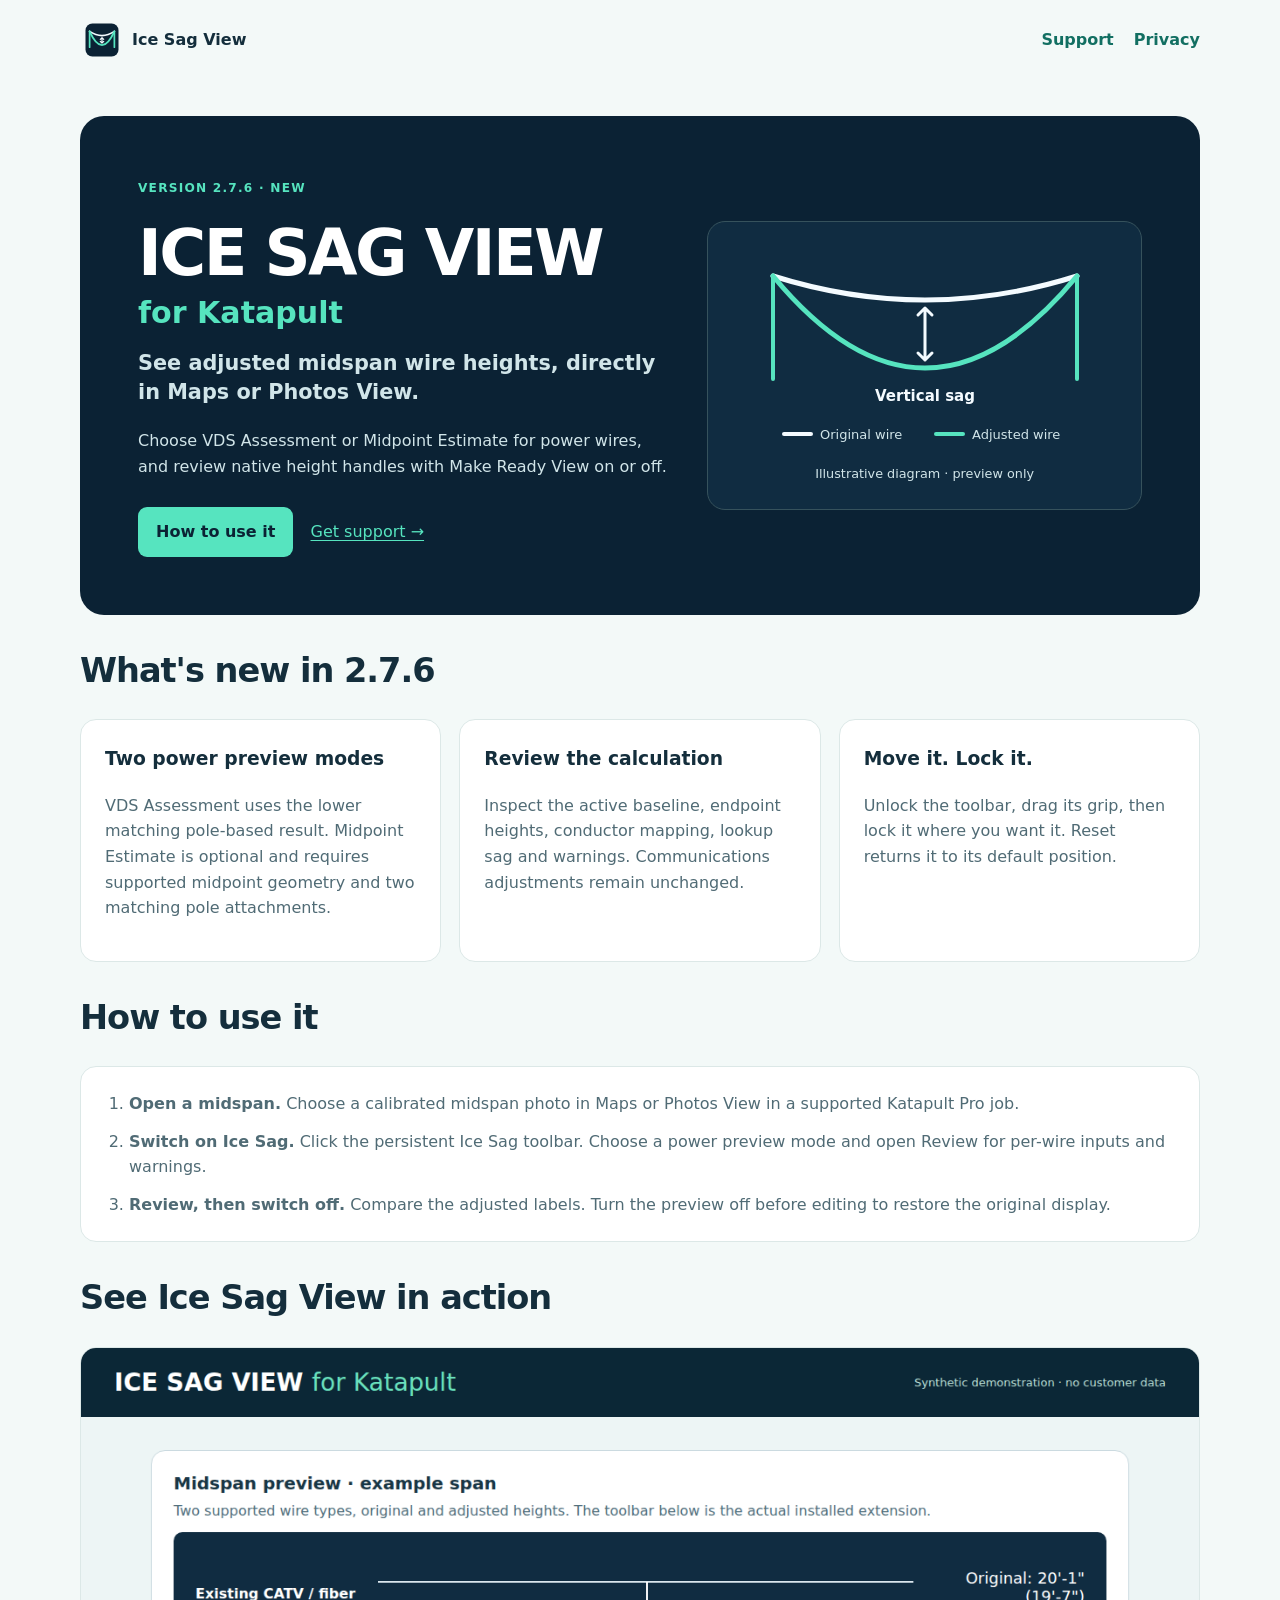
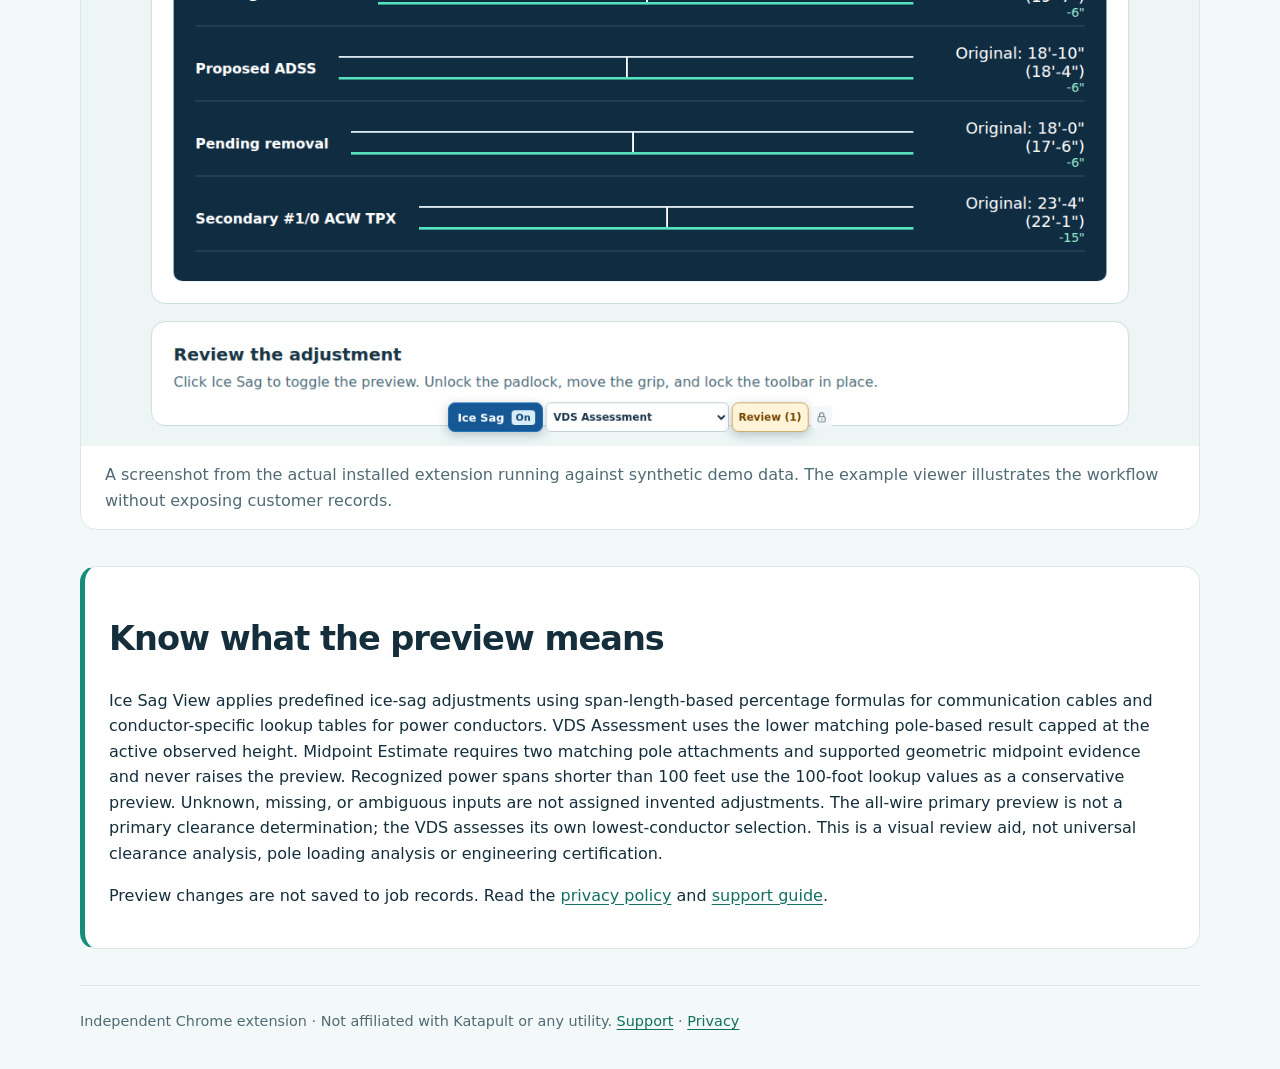
<file: index.html>
<!doctype html>
<html lang="en"><head><meta charset="utf-8"><meta name="viewport" content="width=device-width,initial-scale=1"><meta name="description" content="A reversible, worksheet-based ice-sag preview for Katapult Pro Maps and Photos."><title>Ice Sag View</title><link rel="icon" href="assets/icon-v2-128.png"><link rel="stylesheet" href="assets/site-v270.css"></head>
<body><header class="nav"><a class="brand" href="./"><img src="assets/ice-sag-mark-v2.svg" width="44" height="44" alt="">Ice Sag View</a><nav><a href="support.html">Support</a><a href="privacy.html">Privacy</a></nav></header>
<main><section class="hero"><div><span class="pill">VERSION 2.7.6 · NEW</span><h1>ICE SAG VIEW <small>for Katapult</small></h1><p class="lead">See adjusted midspan wire heights, directly in Maps or Photos View.</p><p>Choose VDS Assessment or Midpoint Estimate for power wires, and review native height handles with Make Ready View on or off.</p><a class="button" href="#how">How to use it</a> <a class="subtle" href="support.html">Get support →</a></div><div class="visual"><div class="diagram"><svg viewBox="0 0 360 218" width="360" height="218" role="img" aria-labelledby="sag-diagram-title sag-diagram-desc"><title id="sag-diagram-title">Vertical ice sag</title><desc id="sag-diagram-desc">The white curve is the original wire. The mint curve is the lower adjusted wire. The white double arrow measures the vertical difference at midspan.</desc><g fill="none" stroke-linecap="round" stroke-linejoin="round"><path d="M28 34V137 M332 34V137" stroke="#56e4bf" stroke-width="4"/><path d="M28 34 Q180 82 332 34" stroke="#f4fbff" stroke-width="5"/><path d="M28 34 Q180 218 332 34" stroke="#56e4bf" stroke-width="5"/><path d="M180 66V118 M173 73L180 66L187 73 M173 111L180 118L187 111" stroke="#f4fbff" stroke-width="3"/></g><text x="180" y="159" text-anchor="middle" fill="#f4fbff" font-size="15" font-weight="600">Vertical sag</text><g font-size="13" fill="#d1e5e9"><path d="M39 192H66" stroke="#f4fbff" stroke-width="4" stroke-linecap="round"/><text x="75" y="197">Original wire</text><path d="M191 192H218" stroke="#56e4bf" stroke-width="4" stroke-linecap="round"/><text x="227" y="197">Adjusted wire</text></g></svg></div><p>Illustrative diagram · preview only</p></div></section>
<section><h2>What's new in 2.7.6</h2><div class="cards"><article><h3>Two power preview modes</h3><p>VDS Assessment uses the lower matching pole-based result. Midpoint Estimate is optional and requires supported midpoint geometry and two matching pole attachments.</p></article><article><h3>Review the calculation</h3><p>Inspect the active baseline, endpoint heights, conductor mapping, lookup sag and warnings. Communications adjustments remain unchanged.</p></article><article><h3>Move it. Lock it.</h3><p>Unlock the toolbar, drag its grip, then lock it where you want it. Reset returns it to its default position.</p></article></div></section>
<section id="how"><h2>How to use it</h2><ol class="steps"><li><strong>Open a midspan.</strong> Choose a calibrated midspan photo in Maps or Photos View in a supported Katapult Pro job.</li><li><strong>Switch on Ice Sag.</strong> Click the persistent Ice Sag toolbar. Choose a power preview mode and open Review for per-wire inputs and warnings.</li><li><strong>Review, then switch off.</strong> Compare the adjusted labels. Turn the preview off before editing to restore the original display.</li></ol></section>
<section aria-labelledby="demo-title"><h2 id="demo-title">See Ice Sag View in action</h2><figure style="margin:0;background:white;border:1px solid #dce8e7;border-radius:16px;overflow:hidden"><img src="assets/installed-extension-demo-v276-1280x800.png" width="1280" height="800" loading="lazy" style="display:block;width:100%;height:auto" alt="Actual installed Ice Sag View toolbar and whole-inch preview of existing and proposed communications and a power conductor on a synthetic demonstration viewer"><figcaption style="padding:16px 24px;color:#506b75">A screenshot from the actual installed extension running against synthetic demo data. The example viewer illustrates the workflow without exposing customer records.</figcaption></figure></section>
<section class="note"><h2>Know what the preview means</h2><p>Ice Sag View applies predefined ice-sag adjustments using span-length-based percentage formulas for communication cables and conductor-specific lookup tables for power conductors. VDS Assessment uses the lower matching pole-based result capped at the active observed height. Midpoint Estimate requires two matching pole attachments and supported geometric midpoint evidence and never raises the preview. Recognized power spans shorter than 100 feet use the 100-foot lookup values as a conservative preview. Unknown, missing, or ambiguous inputs are not assigned invented adjustments. The all-wire primary preview is not a primary clearance determination; the VDS assesses its own lowest-conductor selection. This is a visual review aid, not universal clearance analysis, pole loading analysis or engineering certification.</p><p>Preview changes are not saved to job records. Read the <a href="privacy.html">privacy policy</a> and <a href="support.html">support guide</a>.</p></section></main>
<footer>Independent Chrome extension · Not affiliated with Katapult or any utility. <a href="support.html">Support</a> · <a href="privacy.html">Privacy</a></footer></body></html>
</file>
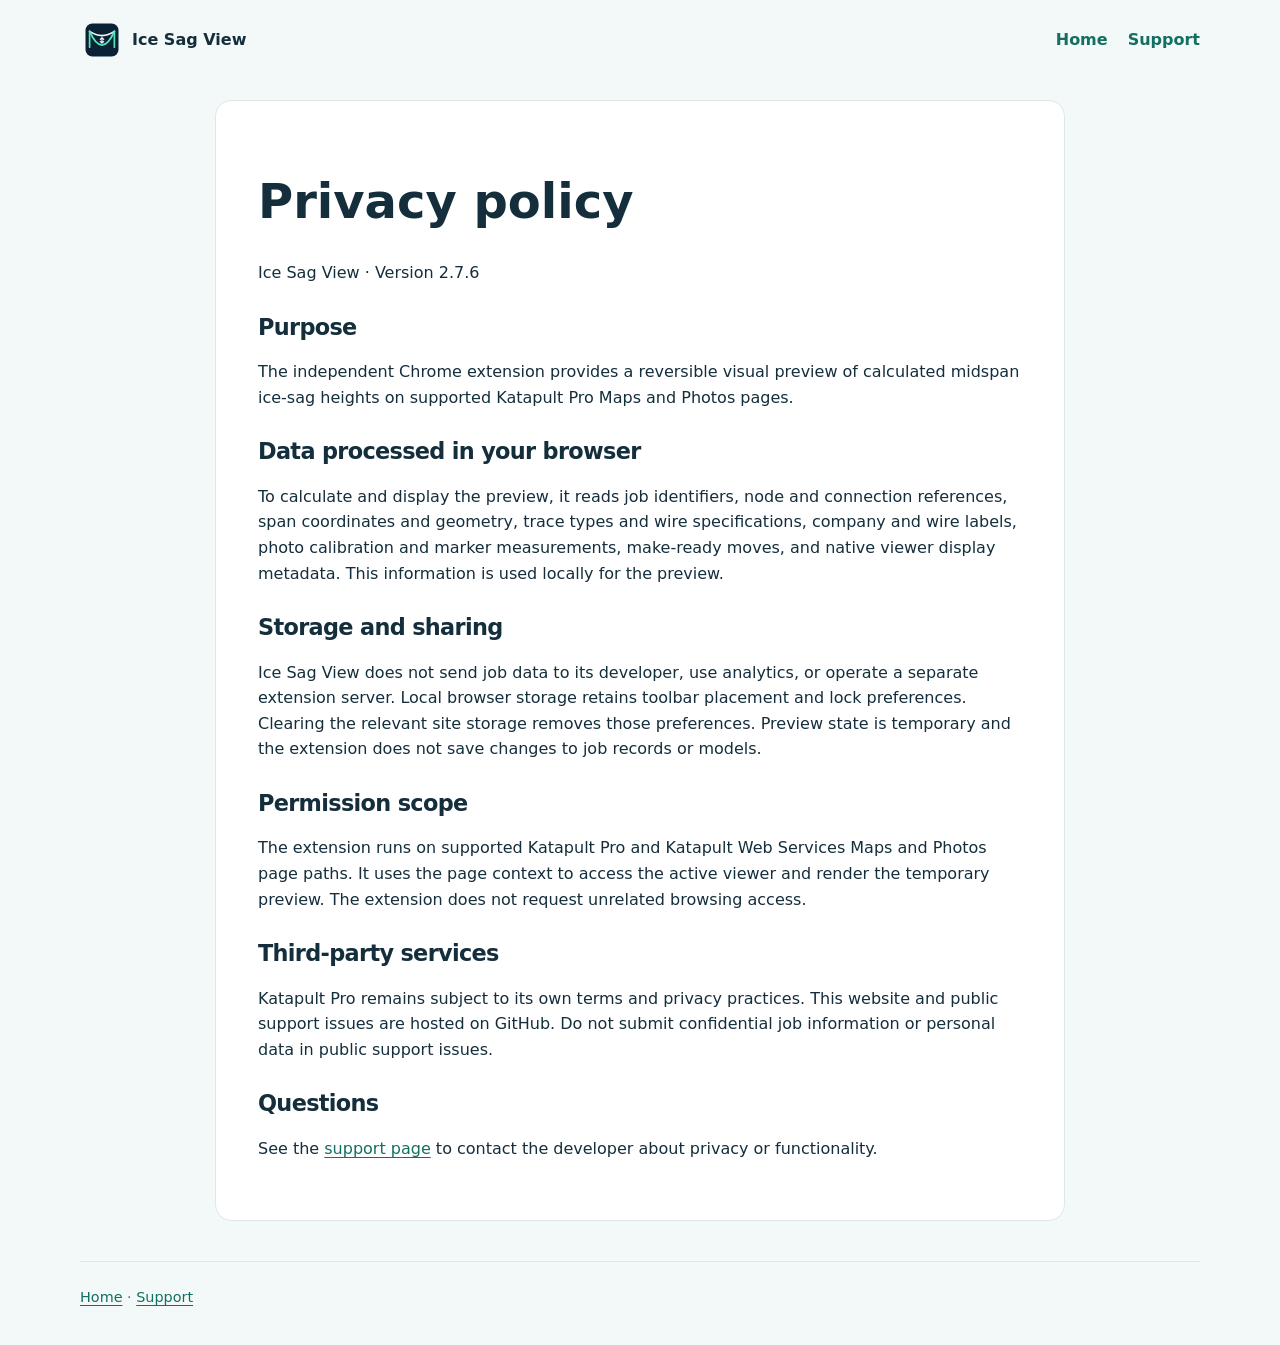
<file: privacy.html>
<!doctype html><html lang="en"><head><meta charset="utf-8"><meta name="viewport" content="width=device-width,initial-scale=1"><title>Privacy policy · Ice Sag View</title><link rel="icon" href="assets/icon-v2-128.png"><link rel="stylesheet" href="assets/site-v270.css"></head><body><header class="nav"><a class="brand" href="./"><img src="assets/ice-sag-mark-v2.svg" width="44" height="44" alt="">Ice Sag View</a><nav><a href="./">Home</a><a href="support.html">Support</a></nav></header><main class="document"><h1>Privacy policy</h1><p>Ice Sag View · Version 2.7.6</p><h2>Purpose</h2><p>The independent Chrome extension provides a reversible visual preview of calculated midspan ice-sag heights on supported Katapult Pro Maps and Photos pages.</p><h2>Data processed in your browser</h2><p>To calculate and display the preview, it reads job identifiers, node and connection references, span coordinates and geometry, trace types and wire specifications, company and wire labels, photo calibration and marker measurements, make-ready moves, and native viewer display metadata. This information is used locally for the preview.</p><h2>Storage and sharing</h2><p>Ice Sag View does not send job data to its developer, use analytics, or operate a separate extension server. Local browser storage retains toolbar placement and lock preferences. Clearing the relevant site storage removes those preferences. Preview state is temporary and the extension does not save changes to job records or models.</p><h2>Permission scope</h2><p>The extension runs on supported Katapult Pro and Katapult Web Services Maps and Photos page paths. It uses the page context to access the active viewer and render the temporary preview. The extension does not request unrelated browsing access.</p><h2>Third-party services</h2><p>Katapult Pro remains subject to its own terms and privacy practices. This website and public support issues are hosted on GitHub. Do not submit confidential job information or personal data in public support issues.</p><h2>Questions</h2><p>See the <a href="support.html">support page</a> to contact the developer about privacy or functionality.</p></main><footer><a href="./">Home</a> · <a href="support.html">Support</a></footer></body></html>
</file>
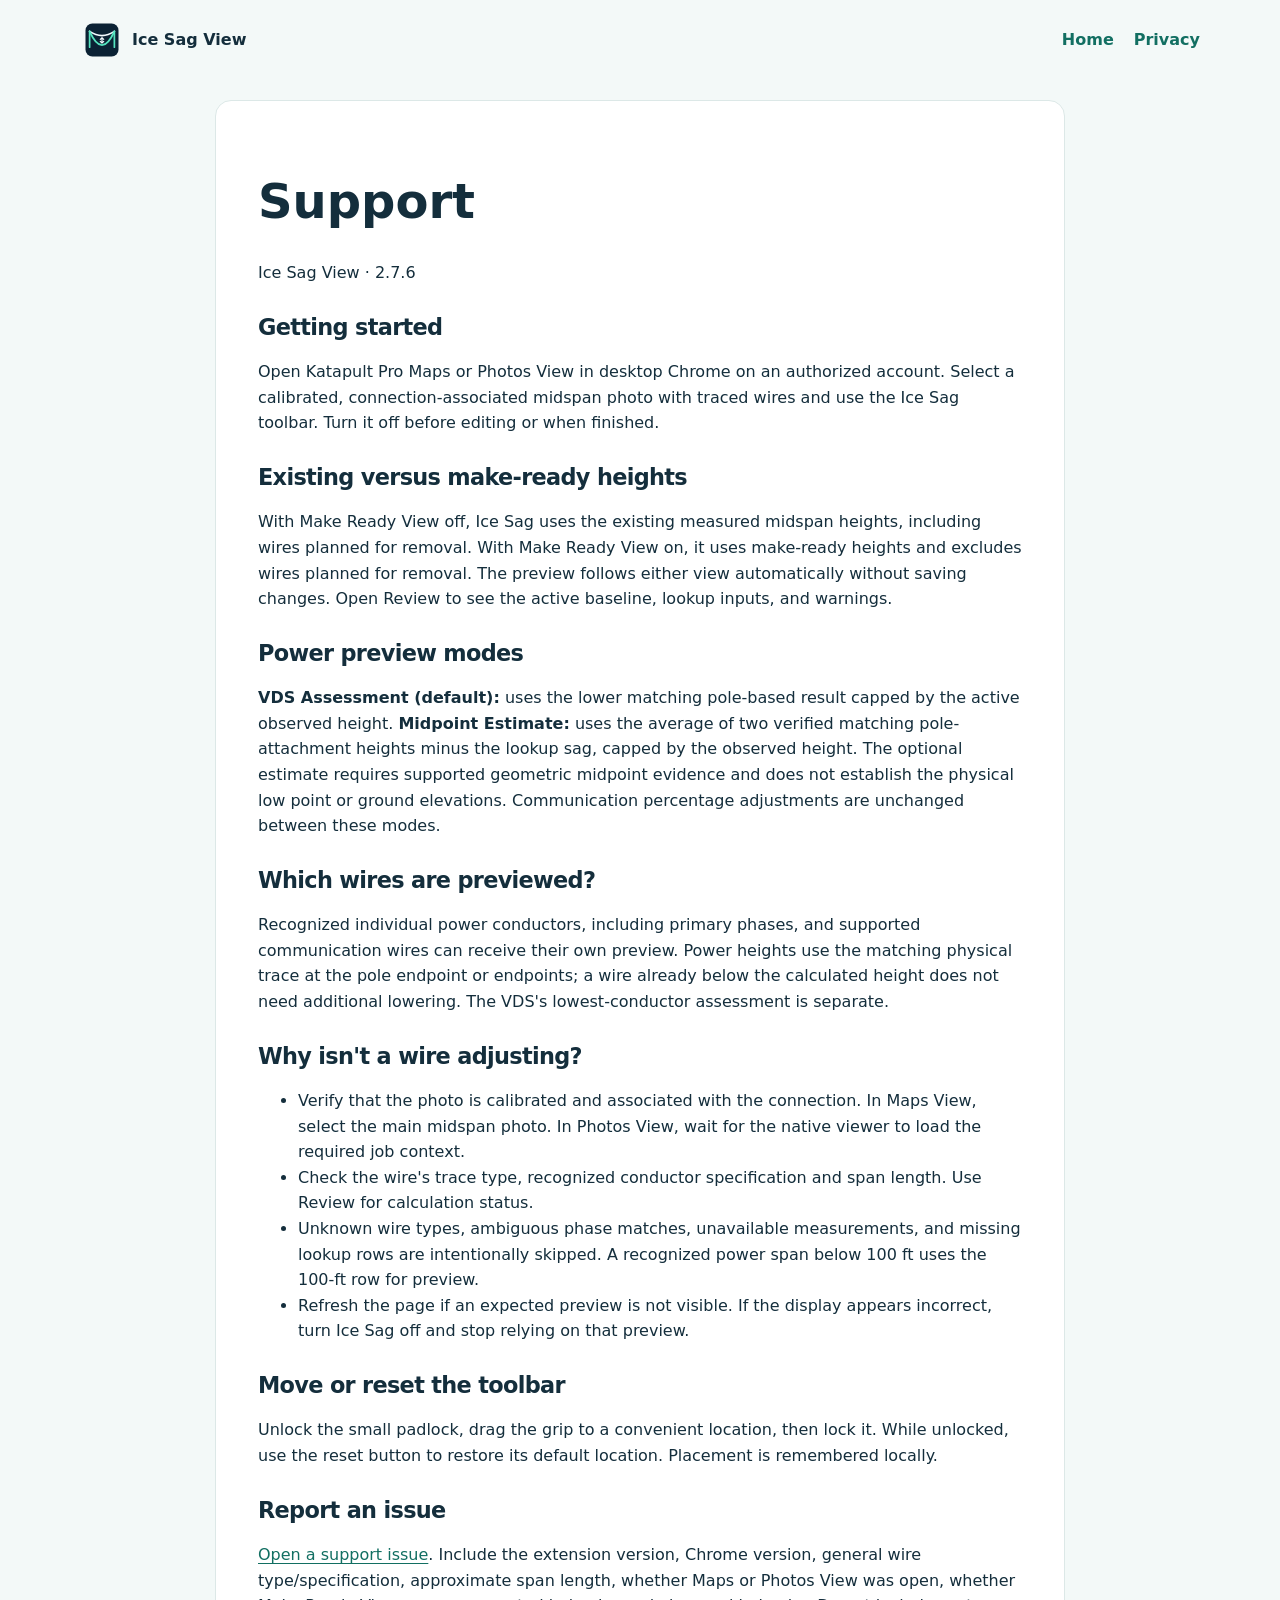
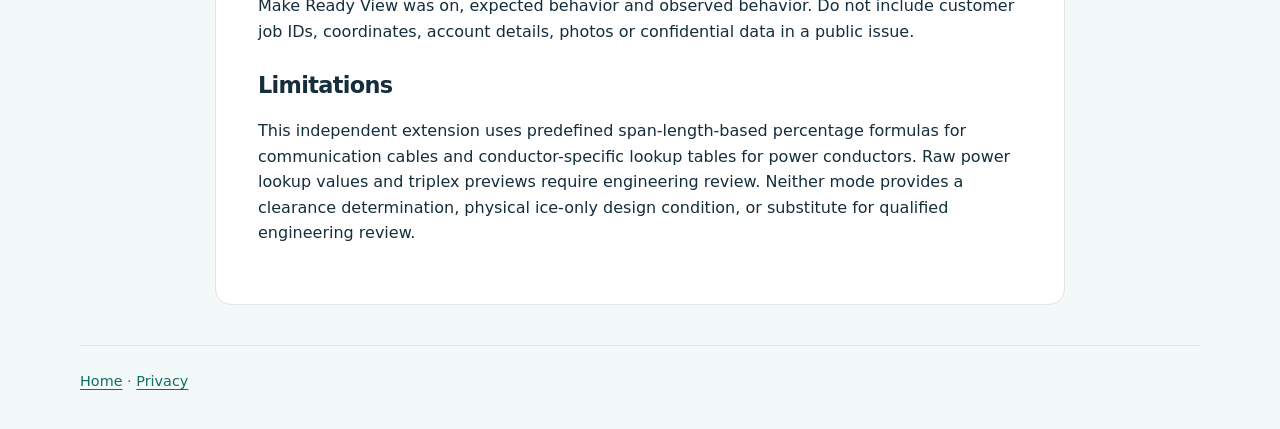
<file: support.html>
<!doctype html><html lang="en"><head><meta charset="utf-8"><meta name="viewport" content="width=device-width,initial-scale=1"><title>Support · Ice Sag View</title><link rel="icon" href="assets/icon-v2-128.png"><link rel="stylesheet" href="assets/site-v270.css"></head><body><header class="nav"><a class="brand" href="./"><img src="assets/ice-sag-mark-v2.svg" width="44" height="44" alt="">Ice Sag View</a><nav><a href="./">Home</a><a href="privacy.html">Privacy</a></nav></header><main class="document"><h1>Support</h1><p>Ice Sag View · 2.7.6</p><h2>Getting started</h2><p>Open Katapult Pro Maps or Photos View in desktop Chrome on an authorized account. Select a calibrated, connection-associated midspan photo with traced wires and use the Ice Sag toolbar. Turn it off before editing or when finished.</p><h2>Existing versus make-ready heights</h2><p>With Make Ready View off, Ice Sag uses the existing measured midspan heights, including wires planned for removal. With Make Ready View on, it uses make-ready heights and excludes wires planned for removal. The preview follows either view automatically without saving changes. Open Review to see the active baseline, lookup inputs, and warnings.</p><h2>Power preview modes</h2><p><strong>VDS Assessment (default):</strong> uses the lower matching pole-based result capped by the active observed height. <strong>Midpoint Estimate:</strong> uses the average of two verified matching pole-attachment heights minus the lookup sag, capped by the observed height. The optional estimate requires supported geometric midpoint evidence and does not establish the physical low point or ground elevations. Communication percentage adjustments are unchanged between these modes.</p><h2>Which wires are previewed?</h2><p>Recognized individual power conductors, including primary phases, and supported communication wires can receive their own preview. Power heights use the matching physical trace at the pole endpoint or endpoints; a wire already below the calculated height does not need additional lowering. The VDS's lowest-conductor assessment is separate.</p><h2>Why isn't a wire adjusting?</h2><ul><li>Verify that the photo is calibrated and associated with the connection. In Maps View, select the main midspan photo. In Photos View, wait for the native viewer to load the required job context.</li><li>Check the wire's trace type, recognized conductor specification and span length. Use Review for calculation status.</li><li>Unknown wire types, ambiguous phase matches, unavailable measurements, and missing lookup rows are intentionally skipped. A recognized power span below 100 ft uses the 100-ft row for preview.</li><li>Refresh the page if an expected preview is not visible. If the display appears incorrect, turn Ice Sag off and stop relying on that preview.</li></ul><h2>Move or reset the toolbar</h2><p>Unlock the small padlock, drag the grip to a convenient location, then lock it. While unlocked, use the reset button to restore its default location. Placement is remembered locally.</p><h2>Report an issue</h2><p><a href="https://github.com/AZX-215/wcs-ice-sag-view-pages/issues/new">Open a support issue</a>. Include the extension version, Chrome version, general wire type/specification, approximate span length, whether Maps or Photos View was open, whether Make Ready View was on, expected behavior and observed behavior. Do not include customer job IDs, coordinates, account details, photos or confidential data in a public issue.</p><h2>Limitations</h2><p>This independent extension uses predefined span-length-based percentage formulas for communication cables and conductor-specific lookup tables for power conductors. Raw power lookup values and triplex previews require engineering review. Neither mode provides a clearance determination, physical ice-only design condition, or substitute for qualified engineering review.</p></main><footer><a href="./">Home</a> · <a href="privacy.html">Privacy</a></footer></body></html>
</file>
<file: assets/site-v270.css>
:root{color-scheme:light;--navy:#0b2234;--mint:#56e4bf;--ink:#142e3c;--muted:#506b75;--paper:#f3f9f8;--border:#dce8e7}*{box-sizing:border-box}html{scroll-behavior:smooth}body{margin:0;background:var(--paper);font-family:system-ui,-apple-system,"Segoe UI",sans-serif;color:var(--ink);line-height:1.6}a{color:#126f62;text-underline-offset:3px}a:focus-visible{outline:3px solid #168d79;outline-offset:4px}header,main,footer{width:min(1120px,calc(100% - 40px));margin:auto}.nav{display:flex;align-items:center;justify-content:space-between;gap:16px;padding:18px 0}.brand{display:flex;align-items:center;gap:8px;font-weight:750;text-decoration:none;color:var(--ink)}nav{display:flex;gap:20px}nav a{text-decoration:none;font-weight:600}.hero{display:grid;grid-template-columns:1.1fr .9fr;gap:38px;background:var(--navy);color:#fff;padding:clamp(24px,5vw,58px);border-radius:24px;align-items:center;overflow:hidden}.pill{display:inline-block;color:var(--mint);font-size:.76rem;font-weight:700;letter-spacing:.1em}.hero h1{font-size:clamp(2.1rem,5vw,4.2rem);line-height:1.05;letter-spacing:-.04em;margin:20px 0}.hero h1 small{display:block;font-size:.47em;color:var(--mint);letter-spacing:0;margin-top:10px}.lead{font-size:1.3rem;font-weight:650;line-height:1.4}.hero p{color:#d1e5e9}.button{display:inline-block;background:var(--mint);color:var(--navy);border-radius:9px;padding:12px 18px;text-decoration:none;font-weight:750;margin-top:12px}.subtle{color:var(--mint);display:inline-block;margin:12px}.visual{border:1px solid #36525c;border-radius:18px;text-align:center;padding:20px;background:#102c41}.visual img{display:block;margin:auto;width:128px;height:128px;object-fit:contain}.diagram svg{display:block;width:100%;max-width:360px;height:auto;margin:auto}.visual p{font-size:.8rem;margin:4px 0}.cards{display:grid;grid-template-columns:repeat(3,1fr);gap:18px}.cards article,.note,.steps,.document{background:white;border:1px solid var(--border);border-radius:16px;padding:24px}.cards h3{margin-top:0}.cards p,.steps li{color:var(--muted)}section{margin:36px 0}h2{line-height:1.2;font-size:clamp(1.5rem,3vw,2.1rem);letter-spacing:-.03em}.steps{padding-left:48px}.steps li+li{margin-top:12px}.note{border-left:5px solid #168d79}.document{max-width:850px;margin:20px auto 40px;padding:clamp(20px,4vw,42px)}.document h1{font-size:clamp(2rem,4vw,3rem);line-height:1.1}.document h2{font-size:1.4rem;margin-top:28px}footer{border-top:1px solid var(--border);padding:24px 0 36px;font-size:.9rem;color:var(--muted)}@media(max-width:760px){.hero,.cards{grid-template-columns:1fr}.hero{gap:20px}.nav{font-size:.9rem}nav{gap:10px}}@media(prefers-reduced-motion:reduce){html{scroll-behavior:auto}}
</file>
